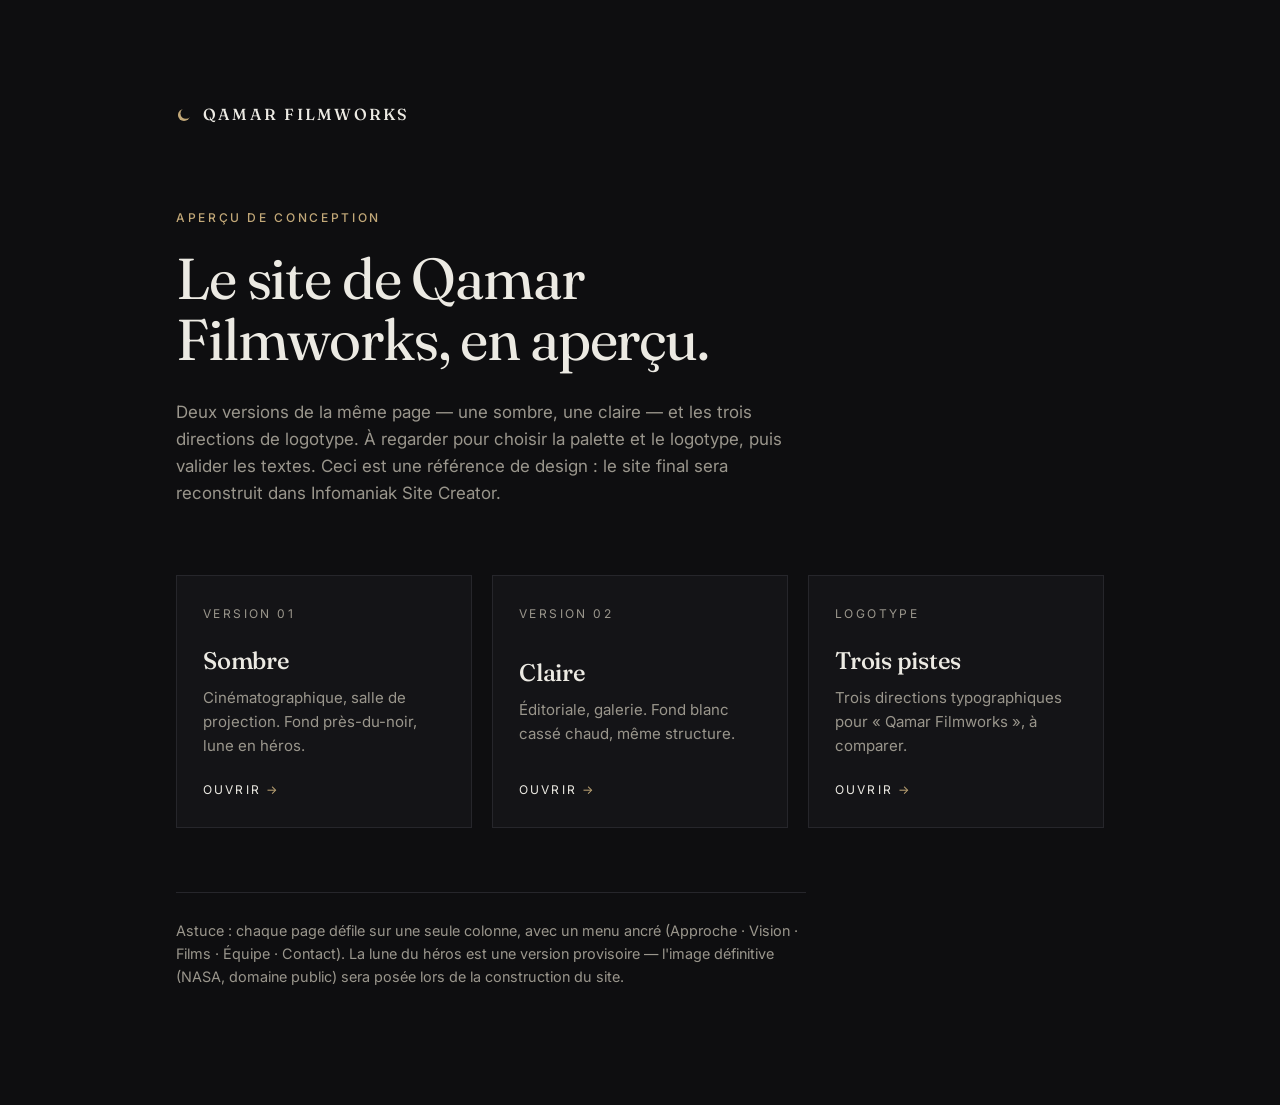
<file: qamar-filmworks/index.html>
<!doctype html>
<html lang="fr">
<head>
<meta charset="utf-8">
<meta name="viewport" content="width=device-width, initial-scale=1">
<title>Aperçu — Qamar Filmworks</title>
<link rel="preconnect" href="https://fonts.googleapis.com">
<link rel="preconnect" href="https://fonts.gstatic.com" crossorigin>
<link href="https://fonts.googleapis.com/css2?family=Fraunces:ital,opsz,wght@0,9..144,400;0,9..144,500;1,9..144,400&family=Inter:wght@400;500&display=swap" rel="stylesheet">
<style>
  :root{--ground:#0E0E10;--ink:#ECEAE3;--muted:#9A968C;--hair:#26262B;--accent:#C2A878;--raised:#141417;}
  *{box-sizing:border-box;}
  body{margin:0;background:var(--ground);color:var(--ink);
    font-family:'Inter',system-ui,sans-serif;line-height:1.6;-webkit-font-smoothing:antialiased;}
  .serif{font-family:'Fraunces',Georgia,serif;font-optical-sizing:auto;}
  .wrap{max-width:1040px;margin:0 auto;padding:clamp(40px,8vw,110px) clamp(22px,5vw,56px);}
  .brand{display:inline-flex;align-items:center;gap:11px;font-family:'Fraunces',serif;font-weight:500;
    font-size:16px;letter-spacing:.14em;text-transform:uppercase;margin-bottom:clamp(46px,8vw,80px);}
  .cres{width:16px;height:16px;}
  .eyebrow{font-size:12px;letter-spacing:.22em;text-transform:uppercase;color:var(--accent);
    font-weight:500;margin:0 0 22px;}
  h1{font-family:'Fraunces',serif;font-weight:400;font-size:clamp(2.2rem,6vw,3.6rem);
    line-height:1.05;letter-spacing:-.02em;margin:0 0 .5em;max-width:16ch;}
  .intro{color:var(--muted);max-width:56ch;margin:0 0 clamp(44px,7vw,68px);font-size:1.06rem;}
  .cards{display:grid;grid-template-columns:repeat(3,1fr);gap:20px;}
  a.card{display:flex;flex-direction:column;justify-content:space-between;min-height:210px;
    text-decoration:none;color:inherit;background:var(--raised);border:1px solid var(--hair);
    padding:28px 26px;transition:border-color .25s, transform .25s;}
  a.card:hover{border-color:var(--accent);transform:translateY(-3px);}
  .card .k{font-size:12px;letter-spacing:.2em;text-transform:uppercase;color:var(--muted);}
  .card h2{font-family:'Fraunces',serif;font-weight:500;font-size:1.5rem;letter-spacing:-.01em;margin:18px 0 6px;}
  .card p{color:var(--muted);font-size:.94rem;margin:0;}
  .card .go{margin-top:22px;font-size:12px;letter-spacing:.18em;text-transform:uppercase;color:var(--ink);}
  .card .go .arw{color:var(--accent);}
  .note{margin-top:clamp(44px,7vw,64px);padding-top:26px;border-top:1px solid var(--hair);
    color:var(--muted);font-size:.9rem;max-width:70ch;}
  @media (max-width:760px){.cards{grid-template-columns:1fr;}}
</style>
</head>
<body>
  <div class="wrap">
    <span class="brand"><svg class="cres" viewBox="0 0 100 100" aria-hidden="true"><defs><mask id="c"><rect width="100" height="100" fill="#fff"/><circle cx="62" cy="40" r="34" fill="#000"/></mask></defs><circle cx="50" cy="50" r="38" fill="#C2A878" mask="url(#c)"/></svg>Qamar&nbsp;Filmworks</span>

    <p class="eyebrow">Aperçu de conception</p>
    <h1 class="serif">Le site de Qamar Filmworks, en aperçu.</h1>
    <p class="intro">Deux versions de la même page — une sombre, une claire — et les trois directions de logotype. À regarder pour choisir la palette et le logotype, puis valider les textes. Ceci est une référence de design : le site final sera reconstruit dans Infomaniak Site Creator.</p>

    <div class="cards">
      <a class="card" href="mockup-dark.html">
        <span class="k">Version 01</span>
        <div><h2 class="serif">Sombre</h2><p>Cinématographique, salle de projection. Fond près-du-noir, lune en héros.</p></div>
        <span class="go">Ouvrir <span class="arw">→</span></span>
      </a>
      <a class="card" href="mockup-light.html">
        <span class="k">Version 02</span>
        <div><h2 class="serif">Claire</h2><p>Éditoriale, galerie. Fond blanc cassé chaud, même structure.</p></div>
        <span class="go">Ouvrir <span class="arw">→</span></span>
      </a>
      <a class="card" href="wordmarks.html">
        <span class="k">Logotype</span>
        <div><h2 class="serif">Trois pistes</h2><p>Trois directions typographiques pour « Qamar Filmworks », à comparer.</p></div>
        <span class="go">Ouvrir <span class="arw">→</span></span>
      </a>
    </div>

    <p class="note">Astuce : chaque page défile sur une seule colonne, avec un menu ancré (Approche · Vision · Films · Équipe · Contact). La lune du héros est une version provisoire — l'image définitive (NASA, domaine public) sera posée lors de la construction du site.</p>
  </div>
</body>
</html>
</file>
